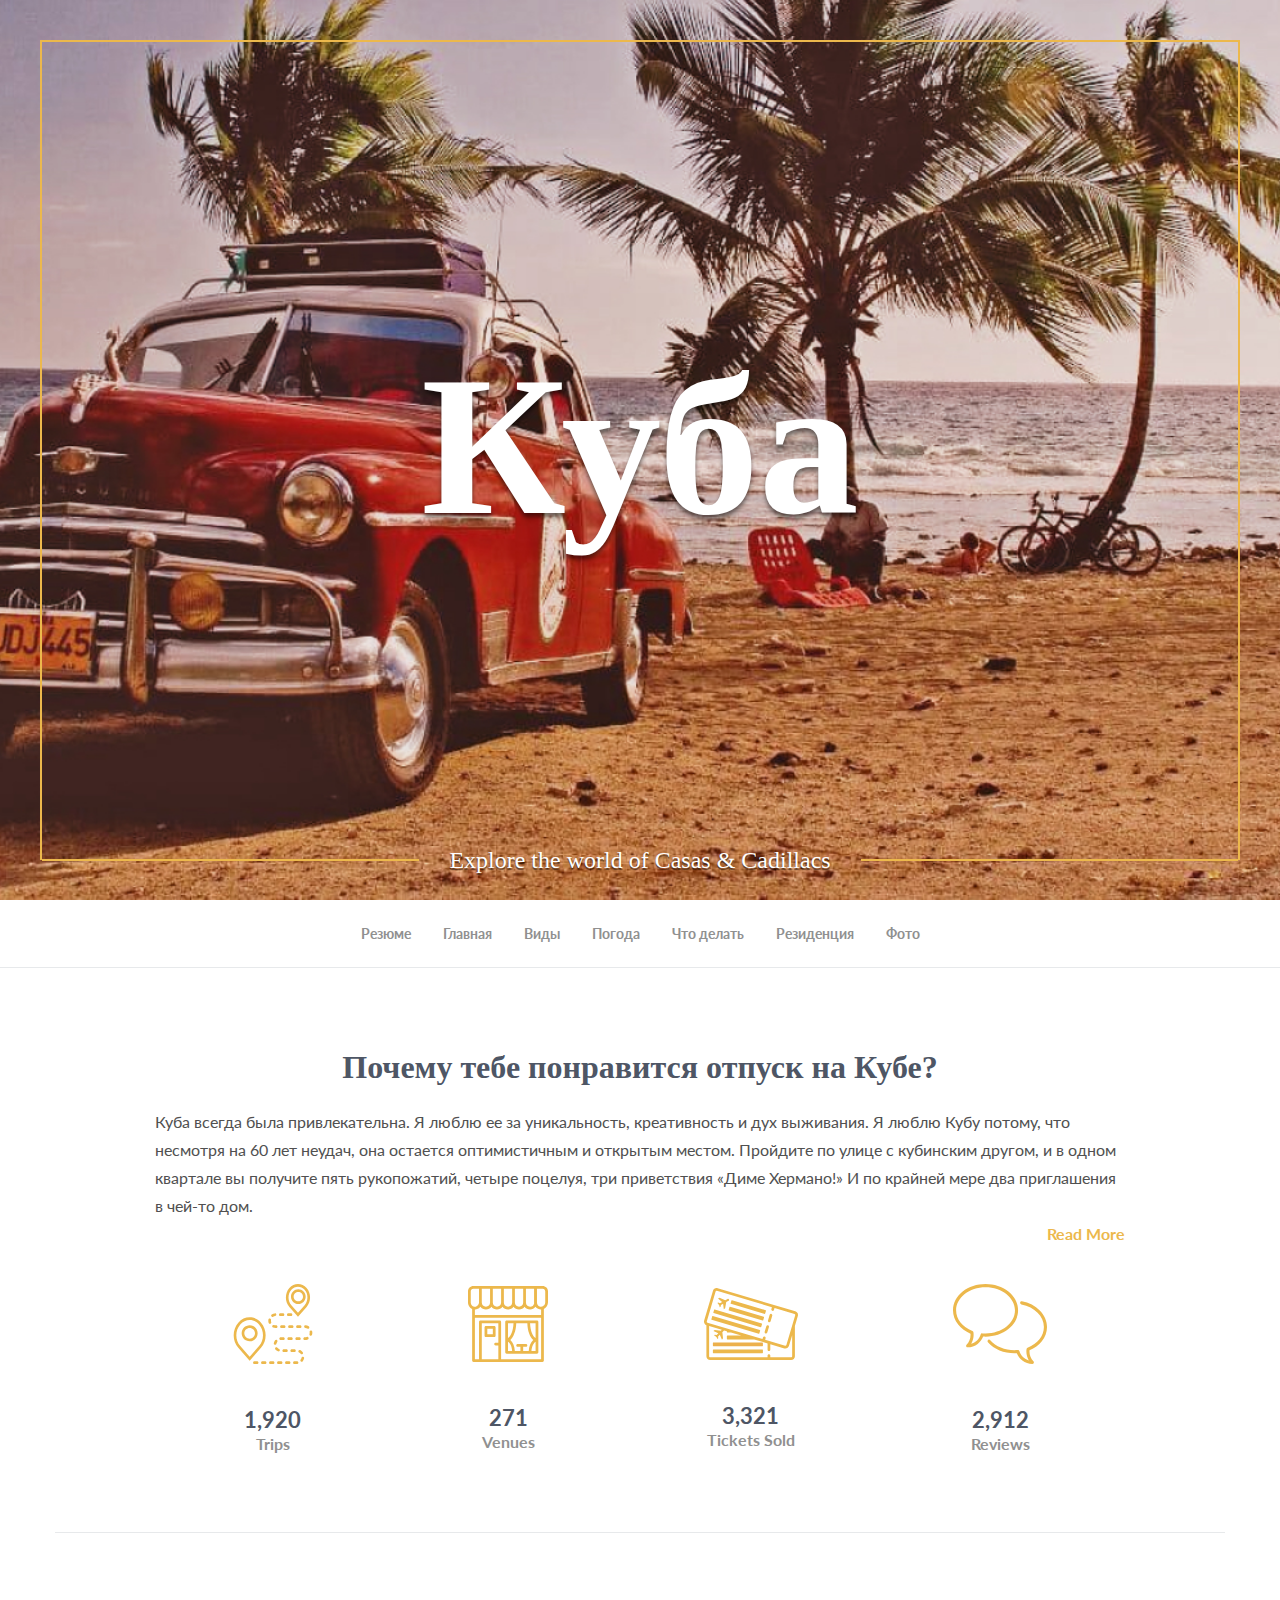
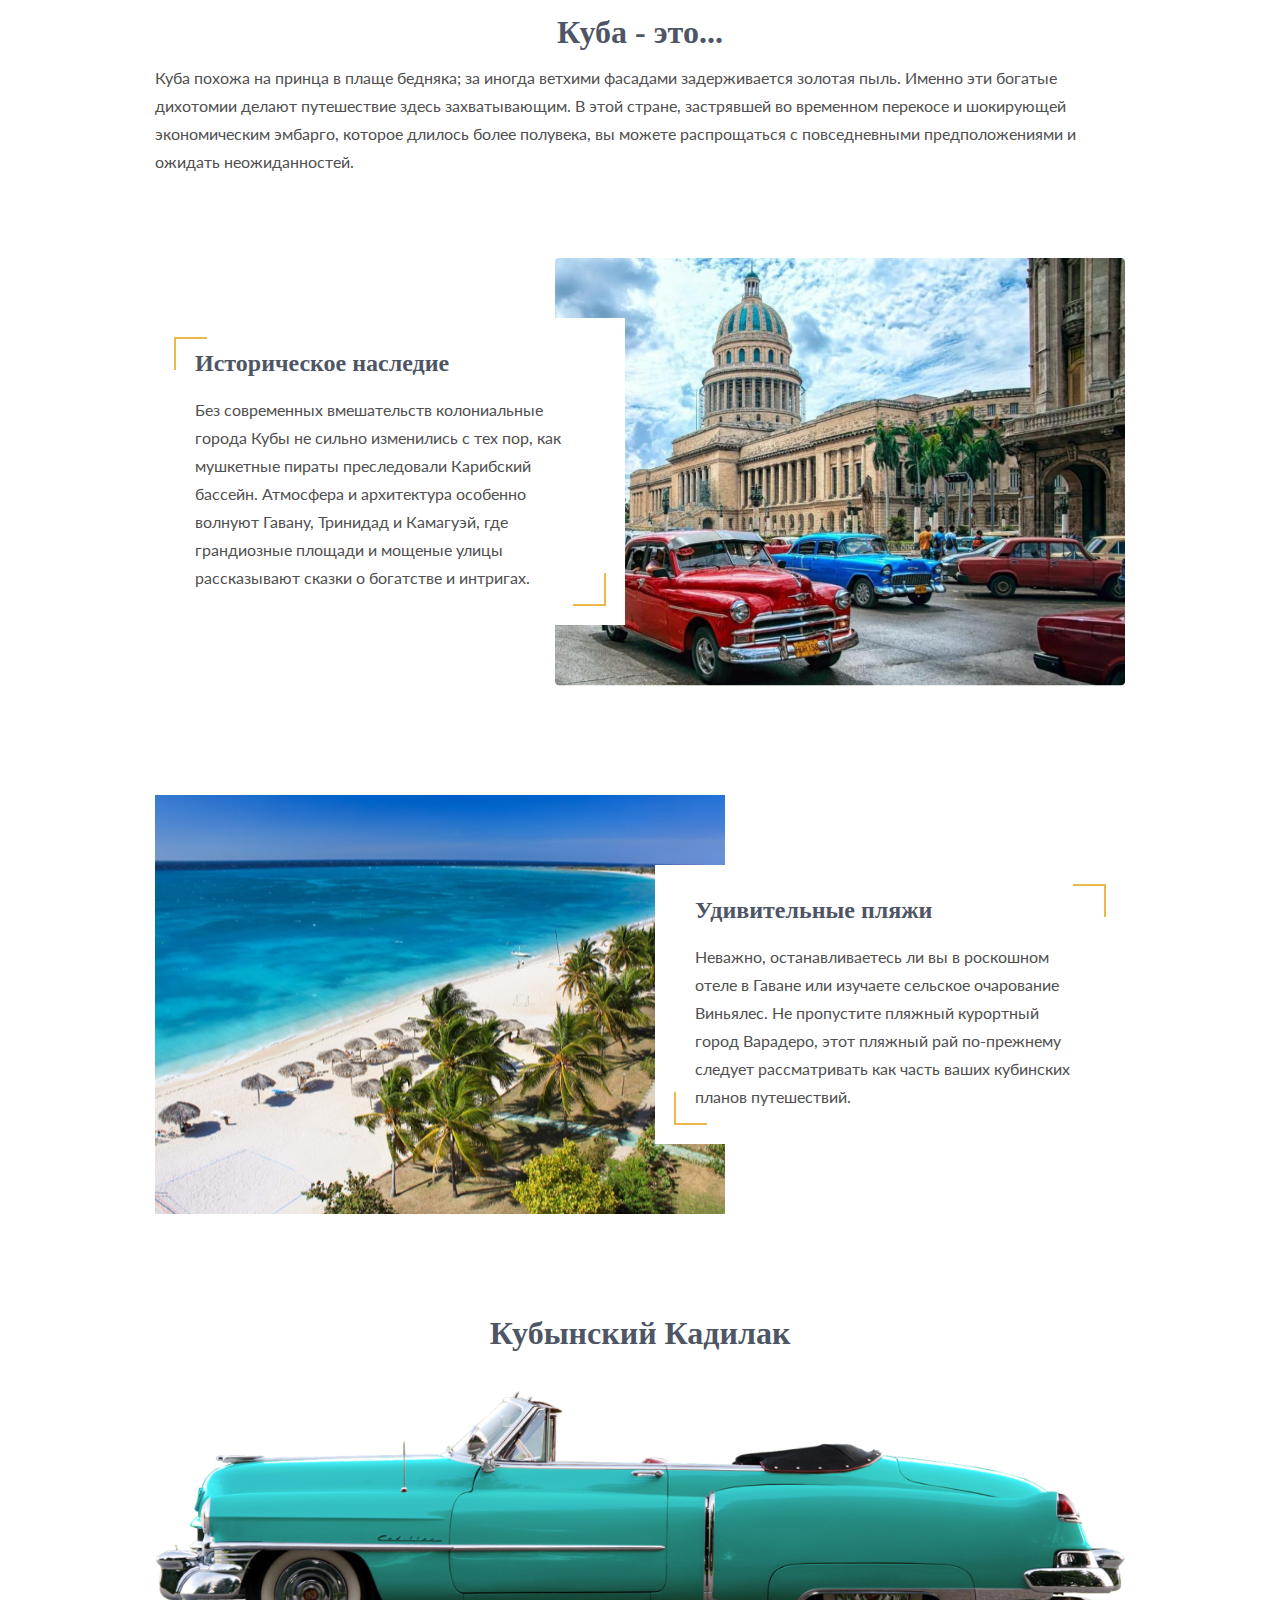
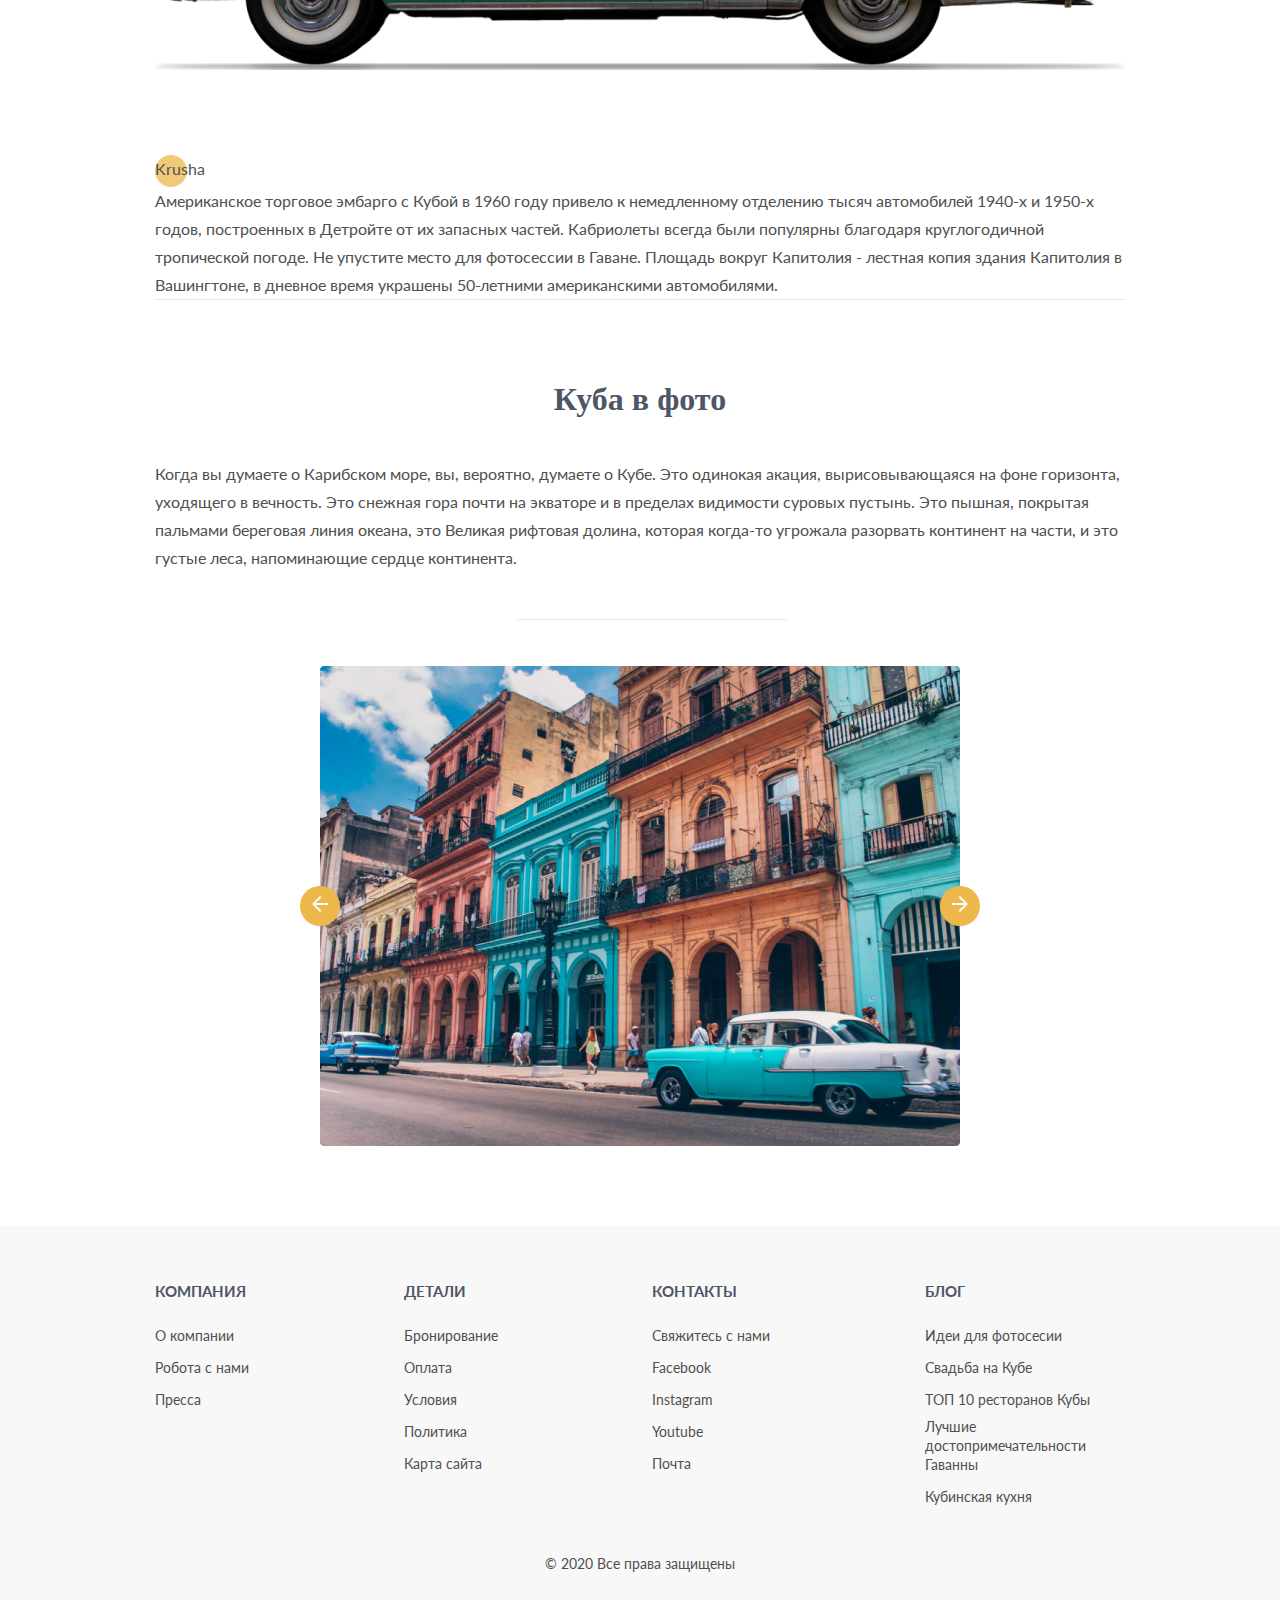
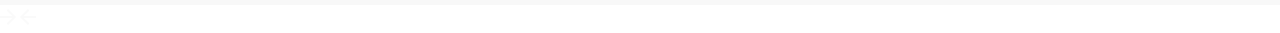
<file: Kuba/index.html>
<!DOCTYPE html>
<html lang="en">

<head>
  <meta charset="UTF-8">
  <meta name="viewport" content="width=device-width, initial-scale=1.0">
  <meta http-equiv="X-UA-Compatible" content="ie=edge">
  <title>Kuba</title>
  <link rel="preconnect" href="https://fonts.gstatic.com">
  <link href="https://fonts.googleapis.com/css2?family=Lato:wght@400;700&display=swap" rel="stylesheet">
  <link rel="shortcut icon" href="images/icon.jpg" type="image/jpg">
  <link rel="stylesheet" href="css/reset.css">
  <link rel="stylesheet" href="css/slick.css">
  <link rel="stylesheet" href="css/style.css">
</head>

<body>
  <header class="header">
    <div class="header__top">
      <div class="header__top-iner">
        <h1 class="header__title">
          Куба
        </h1>
        <p class="header__text">
          Explore the world of Casas & Cadillacs
        </p>
      </div>
    </div>
    <nav class="menu">
      <ul class="menu_list">
        <li class="menu_list-item">
          <a href="#" class="menu_list-link">Резюме</a>
        </li>
        <li class="menu_list-item">
          <a href="#" class="menu_list-link">Главная</a>
        </li>
        <li class="menu_list-item">
          <a href="#" class="menu_list-link">Виды</a>
        </li>
        <li class="menu_list-item">
          <a href="#" class="menu_list-link">Погода</a>
        </li>
        <li class="menu_list-item">
          <a href="#" class="menu_list-link">Что делать</a>
        </li>
        <li class="menu_list-item">
          <a href="#" class="menu_list-link">Резиденция</a>
        </li>
        <li class="menu_list-item">
          <a href="#" class="menu_list-link">Фото</a>
        </li>
      </ul>
    </nav>
  </header>
  <section class="reason">
    <div class="container">
      <h2 class="reason__title title">Почему тебе понравится отпуск на Кубе?</h2>
      <p class="reson__text container-content">
        Куба всегда была привлекательна. Я люблю ее за уникальность, креативность и дух выживания. Я люблю Кубу потому, что несмотря на 60 лет неудач, она остается оптимистичным и открытым местом. Пройдите по улице с кубинским другом, и в одном
        квартале вы получите пять рукопожатий, четыре поцелуя, три приветствия «Диме Хермано!» И по крайней мере два приглашения в чей-то дом.
      </p>
      <div class="reson__linl container-content">
        <a href="#">Read More</a>
      </div>
      <div class="section-line">
        <div class="reason__statistics container-content">
          <div class="reason__statistics-item">
            <img class="reason__statistics-images" src="images/statistics-1.svg " alt=" ">
            <p class="reason__statistics-num">1,920</p>
            <p class="reason__statistics-text">Trips</p>
          </div>
          <div class="reason__statistics-item">
            <img class="reason__statistics-images" src="images/statistics-2.svg " alt=" ">
            <p class="reason__statistics-num">271</p>
            <p class="reason__statistics-text">Venues</p>
          </div>
          <div class="reason__statistics-item">
            <img class="reason__statistics-images" src="images/statistics-3.svg " alt=" ">
            <p class="reason__statistics-num">3,321</p>
            <p class="reason__statistics-text">Tickets Sold</p>
          </div>
          <div class="reason__statistics-item">
            <img class="reason__statistics-images" src="images/statistics-4.svg" alt=" ">
            <p class="reason__statistics-num">2,912</p>
            <p class="reason__statistics-text">Reviews</p>
          </div>
        </div>
      </div>
    </div>
  </section>
  <section class="about">
    <div class="container">
      <div class="container-content">
        <h2 class="about__title title">
          Куба - это...
        </h2>
        <p class="about__text">
          Куба похожа на принца в плаще бедняка; за иногда ветхими фасадами задерживается золотая пыль. Именно эти богатые дихотомии делают путешествие здесь захватывающим. В этой стране, застрявшей во временном перекосе и шокирующей экономическим
          эмбарго, которое длилось более полувека, вы можете распрощаться с повседневными предположениями и ожидать неожиданностей.
        </p>
        <div class="about__item" style="background-image: url('images/Photo.jpg');">
          <div class="about__box">
            <h3 class="about__box-title">
              Историческое наследие
            </h3>
            <p class="about__box-text">
              Без современных вмешательств колониальные города Кубы не сильно изменились с тех пор, как мушкетные пираты преследовали Карибский бассейн. Атмосфера и архитектура особенно волнуют Гавану, Тринидад и Камагуэй, где грандиозные площади и
              мощеные улицы рассказывают сказки о богатстве и интригах.
            </p>
          </div>
        </div>
        <div class="about__item " style="background-image: url('images/Photo (1).jpg');">
          <div class="about__box">
            <h3 class="about__box-title">
              Удивительные пляжи
            </h3>
            <p class="about__box-text">
              Неважно, останавливаетесь ли вы в роскошном отеле в Гаване или изучаете сельское очарование Виньялес. Не пропустите пляжный курортный город Варадеро, этот пляжный рай по-прежнему следует рассматривать как часть ваших кубинских планов
              путешествий.
            </p>
          </div>
        </div>
        <div class="about__cadilac section-line">
          <h2 class="about__cadilac-title title">
            Кубынский Кадилак
          </h2>
          <div class="about__cadilac-img-box">
            <img class="about__cadilac-img" src="images/Cadillac.png" alt="" >
          </div>
          <div class="about__dot">
            <p class="about__dot-text">
              Krusha
            </p>
          </div>
          <p class="about__cadilac-text container-content">
            Американское торговое эмбарго с Кубой в 1960 году привело к немедленному отделению тысяч автомобилей 1940-х и 1950-х годов, построенных в Детройте от их запасных частей. Кабриолеты всегда были популярны благодаря круглогодичной тропической погоде. Не упустите место для фотосессии в Гаване. Площадь вокруг Капитолия -  лестная копия здания Капитолия в Вашингтоне, в дневное время украшены 50-летними американскими автомобилями.
          </p>
        </div>
      </div>
    </div>
  </section>
  <section class="photo">
    <div class="container">
      <h2 class="photo__title title">
        Куба в фото
      </h2>
      <p class="photo__text container-content">
        Когда вы думаете о Карибском море, вы, вероятно, думаете о Кубе. Это одинокая акация, вырисовывающаяся на фоне горизонта, уходящего в вечность. Это снежная гора почти на экваторе и в пределах видимости суровых пустынь. Это пышная, покрытая
        пальмами береговая линия океана, это Великая рифтовая долина, которая когда-то угрожала разорвать континент на части, и это густые леса, напоминающие сердце континента.
      </p>
      <div class="photo__slider">
        <img class="phto-img" src="images/photo-front.jpg" alt="Kuba photo">
        <img class="phto-img" src="images/photo-front.jpg" alt="Kuba photo">
        <img class="phto-img" src="images/photo-front.jpg" alt="Kuba photo">
      </div>
    </div>
  </section>
  <footer class="footer">
    <div class="container-content">
      <div class="footer__items">
        <div class="footer__item">
          <h5 class="footer__item-title">Компания</h5>
          <ul class="footer__item-list">
            <li><a href="#" class="footer__item-link">О компании</a></li>
            <li><a href="#" class="footer__item-link">Робота с нами</a></li>
            <li><a href="#" class="footer__item-link">Пресса</a></li>
          </ul>
        </div>
        <div class="footer__item">
          <h5 class="footer__item-title">Детали</h5>
          <ul class="footer__item-list">
            <li><a href="#" class="footer__item-link">Бронирование</a></li>
            <li><a href="#" class="footer__item-link">Оплата</a></li>
            <li><a href="#" class="footer__item-link">Условия</a></li>
            <li><a href="#" class="footer__item-link">Политика</a></li>
            <li><a href="#" class="footer__item-link">Карта сайта</a></li>
          </ul>
        </div>
        <div class="footer__item">
          <h5 class="footer__item-title">Контакты</h5>
          <ul class="footer__item-list">
            <li><a href="#" class="footer__item-link">Свяжитесь с нами</a></li>
            <li><a href="#" class="footer__item-link">Facebook</a></li>
            <li><a href="#" class="footer__item-link">Instagram</a></li>
            <li><a href="#" class="footer__item-link">Youtube</a></li>
            <li><a href="#" class="footer__item-link">Почта</a></li>
          </ul>
        </div>
        <div class="footer__item footer__item--blog">
          <h5 class="footer__item-title">Блог</h5>
          <ul class="footer__item-list">
            <li><a href="#" class="footer__item-link">Идеи для фотосесии</a></li>
            <li><a href="#" class="footer__item-link">Свадьба на Кубе</a></li>
            <li><a href="#" class="footer__item-link">ТОП 10 ресторанов Кубы</a></li>
            <li><a href="#" class="footer__item-link">Лучшие достопримечательности Гаванны</a></li>
            <li><a href="#" class="footer__item-link">Кубинская кухня</a></li>
          </ul>
        </div>
      </div>
    </div>
    <div class="footer__copy">© 2020 Все права защищены</div>
  </footer>

  <img src="images/Shape.svg" alt="">
  <img src="images/Shape (1).svg" alt="">

  <script src="https://ajax.googleapis.com/ajax/libs/jquery/3.4.1/jquery.min.js"></script>
  <script src="js/slick.min.js"></script>
  <script src="js/main.js"></script>
</body>

</html>
</file>
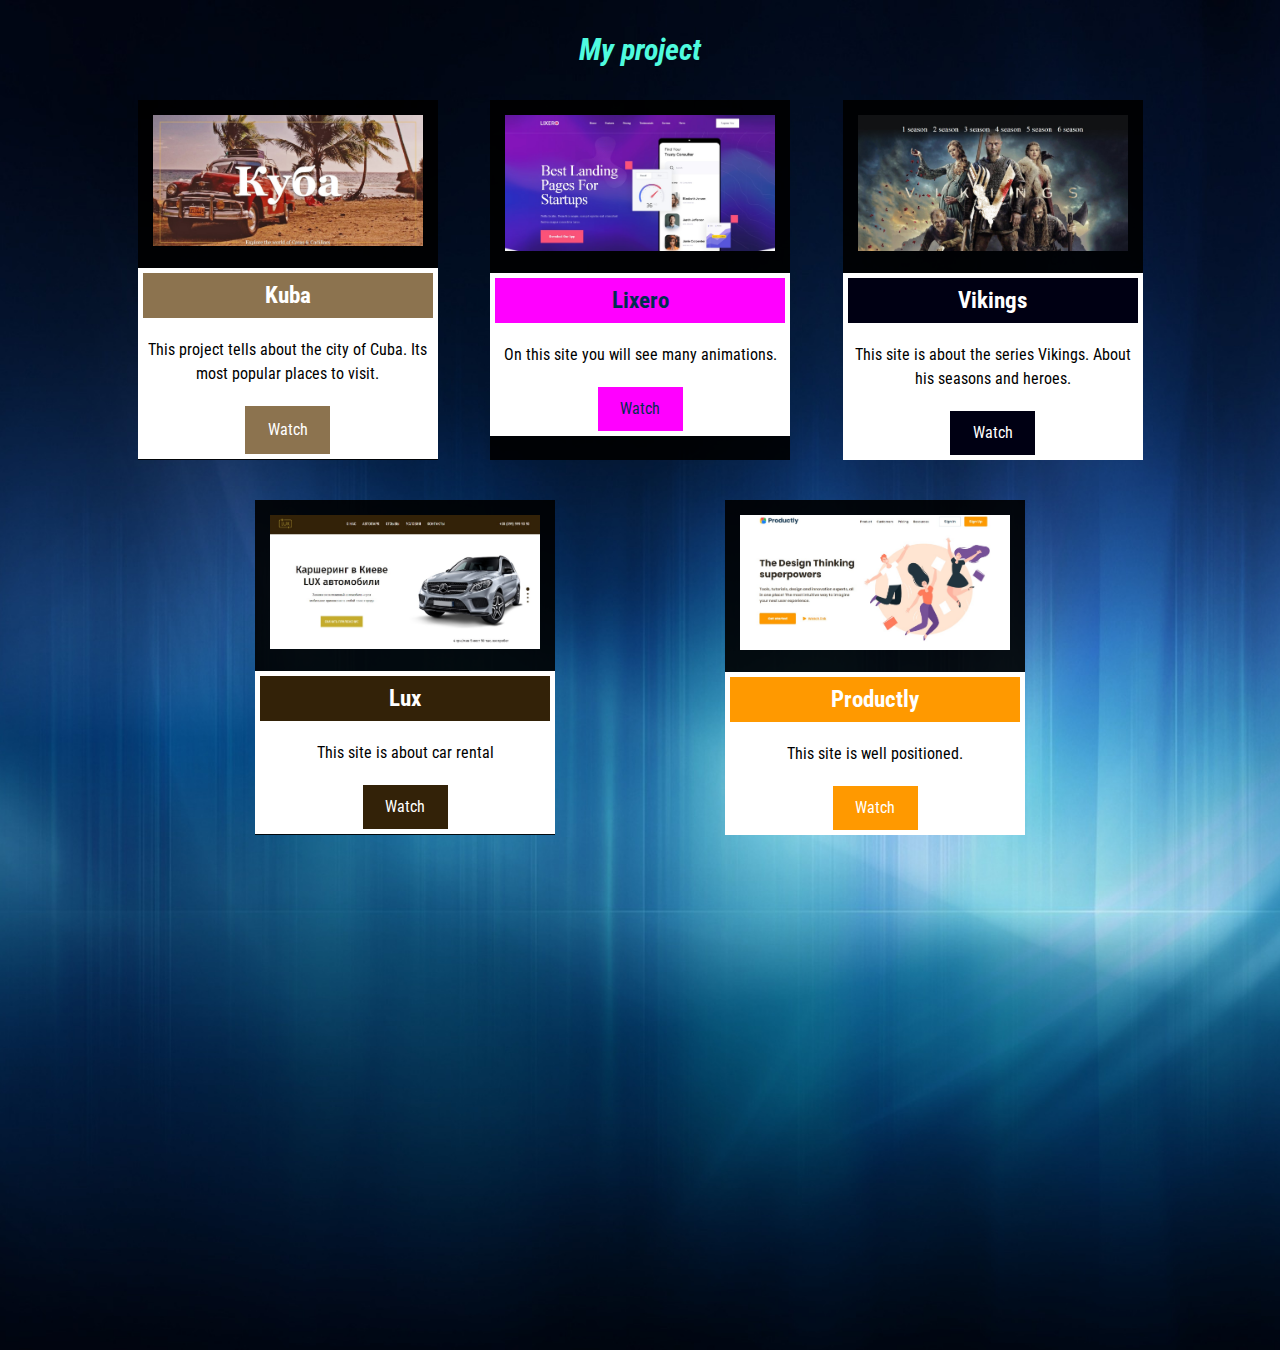
<file: Main directory/index.html>
<!DOCTYPE html>
<html lang="en">

<head>
  <meta charset="UTF-8">
  <meta name="viewport" content="width=device-width, initial-scale=1.0">
  <meta http-equiv="X-UA-Compatible" content="ie=edge">
  <title>Projects</title>
  <link href="https://fonts.googleapis.com/css2?family=Fira+Sans:wght@500&family=Roboto+Condensed&display=swap" rel="stylesheet">
  <link rel="shortcut icon" href="images/icon.jpg" type="image/jpg">
  <link rel="stylesheet" href="css/reset.css">
  <link rel="stylesheet" href="css/style.css">
</head>

<body>

  <section class="header">
    <div class="container">
      <h1 class="header__title">My project</h1>
      <div class="project__inner">
        <div class="project__item">
          <img class="project__img" src="images/kuba.jpg" alt="Kuba">
          <div class="progect__content">
            <h2 class="project__item--title">Kuba</h2>
            <p class="project__item--text">This project tells about the city of Cuba. Its most popular places to visit.</p>
            <a class="project__link" href="../Kuba/index.html">Watch</a>
          </div>
        </div>
        <div class="project__item">
          <img class="project__img" src="images/lixero.jpg" alt="Kuba">
          <div class="progect__content">
            <h2 class="project__item--title2">Lixero</h2>
            <p class="project__item--text">On this site you will see many animations.</p>
            <a class="project__link2" href="../Lixero/index.html">Watch</a>
          </div>
        </div>
        <div class="project__item">
          <img class="project__img" src="images/vikings.jpg" alt="Kuba">
          <div class="progect__content">
            <h2 class="project__item--title3">Vikings</h2>
            <p class="project__item--text">This site is about the series Vikings. About his seasons and heroes.</p>
            <a class="project__link3" href="../Vikings/index.html">Watch</a>
          </div>
        </div>
        <div class="project__item">
          <img class="project__img" src="images/lux.jpg" alt="Kuba">
          <div class="progect__content">
            <h2 class="project__item--title4">Lux</h2>
            <p class="project__item--text">This site is about car rental</p>
            <a class="project__link4" href="../Lux/index.html">Watch</a>
          </div>
        </div>
        <div class="project__item">
          <img class="project__img" src="images/productly.jpg" alt="Kuba">
          <div class="progect__content">
            <h2 class="project__item--title5">Productly</h2>
            <p class="project__item--text">This site is well positioned.</p>
            <a class="project__link5" href="../Producty/index.html">Watch</a>
          </div>
        </div>
      </div>
    </div>
  </section>



  <script src="https://ajax.googleapis.com/ajax/libs/jquery/3.4.1/jquery.min.js"></script>
  <script src="js/main.js"></script>
</body>

</html>
</file>
<file: Kuba/css/style.css>
*, ::after,
*, ::before {
  box-sizing: border-box;
}
button,
button:active,
button:enabled{
  border: none;
  text-decoration: none;
  outline: none;
}
a {
  text-decoration: none;
  color: inherit;
  display: inline-block;
}

body {
  color: #505050;
  font-family: 'Lato', sans-serif;
  font-size: 16px;
  line-height: 28px;
  font-weight: 400;
}

.container {
  max-width: 1200px;
  padding: 0 15px;
  margin: 0 auto;
}

.container-content {
  max-width: 970px;
  margin: 0 auto;
}

.title {
  font-family: Georgia;
  font-size: 32px;
  line-height: 38px;
  text-align: center;
  color: #4E5665;
}

ul {
  list-style: none;
}

.section-line {
  border-bottom: 1px solid rgba(208, 212, 216, .5);
}

.header__top {
  background-image: url('../images/top-bg.jpg');
  height: 100vh;
  background-repeat: no-repeat;
  background-size: cover;
  background-attachment: fixed;
  background-position: center;
  padding: 40px;
}

.header__top-iner {
  border: 2px solid #ECB84C;
  border-bottom: none;
  display: flex;
  flex-direction: column;
  height: 100%;
  color: #fff;
  font-family: georgia;
}

.header__title {
  font-weight: bold;
  font-size: 200px;
  line-height: 227px;
  text-shadow: 0px 4px 4px rgba(0, 0, 0, 0.5);
  margin: auto;
}

.header__text {
  font-size: 24px;
  line-height: 24px;
  text-shadow: 0px 2px 1px rgba(0, 0, 0, 0.5);
  display: flex;
  white-space: nowrap;
  align-items: center;
  margin-bottom: -12px;
}

.header__text::after,
.header__text::before {
  content: "";
  border-top: 2px solid #ECB84C;
  width: 100%;
}

.header__text::after {
  margin-left: 30px;
}

.header__text::before {
  margin-right: 30px;
}

.menu {
  border-bottom: 1px solid rgba(208, 212, 216, .5);
}

.menu_list {
  display: flex;
  justify-content: center;
  align-items: center;
}

.menu_list-link {
  font-weight: bold;
  font-size: 14px;
  line-height: 19px;
  padding: 24px 10px 20px;
  color: #909090;
  margin: 0 6px;
  border-bottom: 4px solid transparent;
  transition: all .5s;
}

.menu_list-link:hover {
  color: #4e5665;
  border-bottom: 4px solid #ecb84c;
}

.reason {
  padding: 80px 0 0;
}

.reson__linl {
  text-align: right;
}

.reason__title {
  margin-bottom: 22px;
}

.reson__linl a {
  font-weight: 700;
  color: #ecb84c;
  margin-bottom: 36px;
}

.reason__statistics {
  display: flex;
  justify-content: space-around;
  align-items: center;
  text-align: center;
  align-content: center;
  padding-bottom: 80px;
}

.reason__statistics-num {
  color: #4e5665;
  margin-top: 33px;
  font-weight: 700;
  font-size: 22px;
  line-height: 30px;
}

.reason__statistics-text {
  color: #909090;
  font-weight: bold;
  font-size: 15;
  line-height: 17px;
}

.about {
  padding: 80px 0 0;
}

.about__title {
  margin-bottom: 13px;
}

.about__text {
  margin-bottom: 72px;
}
.about__dot{
  width: 32px;
  height: 32px;
  border-radius: 50%;
  background-color: rgba(236, 184, 76, .75);
  display: flex;
}

.about__dot::before{
  content: "";
  position: absolute;
  right: 375px;
}
.about__item {
  margin-bottom: 100px;
  padding: 70px 0;
  background-repeat: no-repeat;
  background-position: right;
}
.about__cadilac-title{
  margin-bottom: 39px;
}
.about__cadilac-img-box{
  width: 100%;
  margin-bottom: 85px;
}
.about__cadilac-img{
  max-width: 100%;
  max-height: 100%;
  display: block;
}
.about__box {
  padding: 33px 40px;
  background-color: #fff;
  max-width: 470px;
  position: relative;
}

.about__box::after,
.about__box::before {
  content: "";
  position: absolute;
  width: 33px;
  height: 33px;
}

.about__box::after {
  border-top: 2px solid #ECB84C;
  border-left: 2px solid #ECB84C;
  left: 19px;
  top: 19px;
}

.about__box::before {
  border-bottom: 2px solid #ECB84C;
  border-right: 2px solid #ECB84C;
  bottom: 19px;
  right: 19px;
}

.about__box-title {
  font-family: Georgia;
  font-size: 24px;
  line-height: 25px;
  color: #4e5665;
  margin-bottom: 20px;
}

.about__item:nth-child(even) {
  background-position: left;
}

.about__item:nth-child(even) .about__box {
  margin-left: auto;
}

.about__item:nth-child(even) .about__box::before {
  left: 19px;
  right: auto;
  border-right: none;
  border-left: 2px solid #ECB84C;
}

.about__item:nth-child(even) .about__box::after {
  right: 19px;
  left: auto;
  border-left: none;
  border-right: 2px solid #ECB84C;
}

.photo {
  padding: 80px 0;
}

.photo__title {
  margin-bottom: 42px;
}

.photo__text {
  padding-bottom: 48px;
  margin-bottom: 46px;
  position: relative;
}

.photo__text::after {
  content: "";
  position: absolute;
  width: 270px;
  height: 1px;
  background-color: rgba(208, 212, 216, .5);
  bottom: 0; // прижали до низу
  margin: 0 auto;
}

.photo__slider {
  max-width: 640px;
  margin: 0 auto;
}

.slick-arrow {
  border: 1px solid rgba(208, 212, 216, 0);
  border-radius: 50%;
  width: 40px;
  height: 40px;
  background-color: #ECB84C;
  cursor: pointer;
  position: absolute;
  top: 50%;
  transform: translateY(-50%);
  z-index: 5;
  text-decoration: none;
  transition: .5s;
}
.slick-arrow:hover{
  background-color: #ECB80C;
  border: 1px solid rgb(208, 212, 216);
}
.slick-arrow:active{
  background-color: #FDC000;
  border: 1px solid #000;
}
.slick-prev {
  left: -20px;
}

.slick-next {
  right: -20px;
}

.slick-prev: {
  border: none;
}

.slick-next: {
  border: none;
}

.footer {
  background: #f8f8f8;
  padding: 55px 0 32px;
}

.footer__item {
  max-width: 200px;
}

.footer__item-title {
  font-weight: bold;
  font-size: 15px;
  line-height: 20px;
  color: #4e5665;
  margin-bottom: 20px;
  text-transform: uppercase;
}

/*.footer__item--company{
  width: 300px;
  padding-left: 180px;
}*/
.footer__item--blog {
  weight: 300px;
}

.footer__copy {
  padding-top: 40px;
  text-align: center;
  font-size: 14px;
  line-height: 19px;
}

.footer__items {
  display: flex;
  justify-content: space-between;
}

.footer__item-link {
  font-size: 14px;
  line-height: 19px;
  margin-bottom: 8px;
}
</file>
<file: Main directory/css/style.css>
html {
  box-sizing: border-box;
}

*,
*::after,
*::before {
  box-sizing: inherit;
}

a {
  text-decoration: none;
}

body {
  font-family: 'Roboto Condensed', sans-serif;
  font-weight: 400;
  color: #000;
  font-size: 16px;
  line-height: 24px;
}

.header {
  background-image: url('../images/back.jpg');
  background-position: center;
  background-repeat: no-repeat;
  background-size: cover;
  height: 150vh;
}

.container {
  max-width: 1130px;
  padding: 0 10px;
  margin-left: auto;
  margin-right: auto;
}

.header__title {
  text-align: center;
  font-style: italic;
  line-height: 100px;
  font-size: 30px;
  color: #4FFBDF;
}

.project__inner {
  display: flex;
  justify-content: space-evenly;
  flex-wrap: wrap;
}

.project__item {
  max-width: 300px;
  background-color: rgba(0, 0, 0, 0.9);
  margin-bottom: 40px;
}

.project__img{
  width: 100%;
  padding: 15px;
}

.progect__content{
  background-color: #fff;
  padding: 5px;
}

.project__item--title{
  width: 100%;
  text-align: center;
  background-color: #8c734f;
  line-height: 45px;
  font-size: 23px;
  color: #fff;
}

.project__item--text{
  margin: 20px 0;
  text-align: center;
}

.project__link{
  display: block;
  text-align: center;
  width: 85px;
  color: #fff;
  background-color: #8c734f;
  padding: 12px 20px;
  margin: 0 auto;
  transition: all .5s;
}

.project__link:hover{
  background-color: #000;
}

.project__item--title2{
  width: 100%;
  text-align: center;
  background-color: magenta;
  line-height: 45px;
  font-size: 23px;
  color: #002D51;
}

.project__link2{
  display: block;
  text-align: center;
  width: 85px;
  color: #002D51;
  background-color: magenta;
  padding: 10px 20px;
  margin: 0 auto;
  transition: all .5s;
}

.project__item--title3{
  width: 100%;
  text-align: center;
  background-color: #000013;
  line-height: 45px;
  font-size: 23px;
  color: #fff;
}

.project__link3{
  display: block;
  text-align: center;
  width: 85px;
  color: #fff;
  background-color: #000013;
  padding: 10px 20px;
  margin: 0 auto;
  transition: all .5s;
}

.project__item--title4{
  width: 100%;
  text-align: center;
  background-color: #332208;
  line-height: 45px;
  font-size: 23px;
  color: #fff;
}

.project__link4{
  display: block;
  text-align: center;
  width: 85px;
  color: #fff;
  background-color: #332208;
  padding: 10px 20px;
  margin: 0 auto;
  transition: all .5s;
}

.project__item--title5{
  width: 100%;
  text-align: center;
  background-color: #ff9900;
  line-height: 45px;
  font-size: 23px;
  color: #fff;
}

.project__link5{
  display: block;
  text-align: center;
  width: 85px;
  color: #fff;
  background-color: #ff9900;
  padding: 10px 20px;
  margin: 0 auto;
  transition: all .5s;
}
</file>
